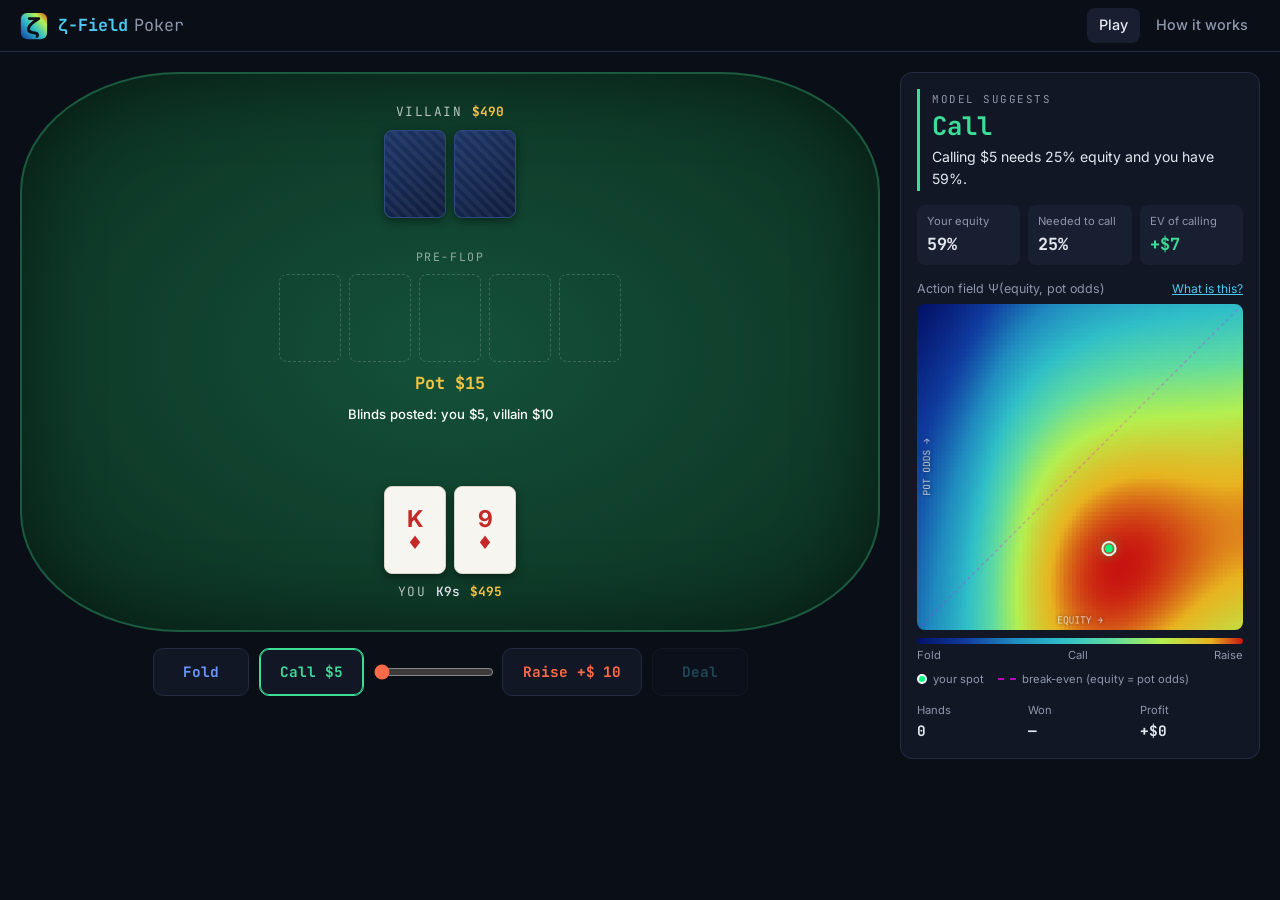
<file: portfolio/index.html>
<!DOCTYPE html>
<html lang="en">

<head>
  <meta charset="UTF-8">
  <meta name="viewport" content="width=device-width, initial-scale=1.0">
  <title>ζ-Field Poker</title>
  <meta name="description"
    content="Play heads-up Texas Hold'em against an AI while a Monte Carlo model reads every decision and suggests your move.">
  <link rel="preconnect" href="https://fonts.googleapis.com">
  <link
    href="https://fonts.googleapis.com/css2?family=Inter:wght@400;500;600;700&family=JetBrains+Mono:wght@400;500;700&display=swap"
    rel="stylesheet">
  <link rel="icon" href="logo.svg" type="image/svg+xml">
  <link rel="stylesheet" href="style.css?v=8">
</head>

<body class="page-play">
  <header class="topbar">
    <a class="brand" href="index.html"><img src="logo.svg" alt="" width="28" height="28">ζ-Field <span>Poker</span></a>
    <nav>
      <a href="index.html" aria-current="page">Play</a>
      <a href="how-it-works.html">How it works</a>
    </nav>
  </header>

  <main class="play">
    <!-- Table + controls -->
    <section class="table-col" aria-label="Poker table">
      <div class="felt">
        <div class="seat villain">
          <div class="seat-head">
            <span class="seat-name">Villain</span>
            <span class="stack" id="opp-stack">$500</span>
          </div>
          <div class="cards" id="opp-cards"></div>
        </div>

        <div class="board">
          <div class="street" id="street-label">&nbsp;</div>
          <div class="cards" id="community-cards"></div>
          <div class="pot" id="pot-display">Pot $0</div>
          <ol class="log" id="action-log" aria-live="polite"></ol>
        </div>

        <div class="seat hero">
          <div class="cards" id="hero-cards"></div>
          <div class="seat-head">
            <span class="seat-name">You</span>
            <span class="hand-name" id="hand-name"></span>
            <span class="stack" id="hero-stack">$500</span>
          </div>
        </div>
      </div>

      <div class="controls">
        <button class="btn fold" id="btn-fold">Fold</button>
        <button class="btn call" id="btn-call">Check</button>
        <div class="raise">
          <input type="range" id="raise-slider" min="10" max="490" value="30" aria-label="Bet or raise amount">
          <button class="btn raise" id="btn-raise"><span id="raise-label">Bet $</span><span id="raise-val">30</span></button>
        </div>
        <button class="btn deal" id="btn-deal">Deal</button>
      </div>
    </section>

    <!-- Model read-out -->
    <aside class="advisor" aria-label="Model analysis">
      <div class="advice" id="advice">
        <div class="eyebrow">Model suggests</div>
        <div class="action" id="rec-action">—</div>
        <p class="reason" id="rec-reason">Deal a hand to get the model's read.</p>
      </div>

      <dl class="numbers">
        <div>
          <dt>Your equity</dt>
          <dd id="stat-equity">—</dd>
        </div>
        <div>
          <dt>Needed to call</dt>
          <dd id="stat-potodds">—</dd>
        </div>
        <div>
          <dt>EV of calling</dt>
          <dd id="stat-ev">—</dd>
        </div>
      </dl>

      <figure class="field">
        <figcaption>
          <span>Action field Ψ(equity, pot odds)</span>
          <a href="how-it-works.html#field">What is this?</a>
        </figcaption>
        <canvas id="field-canvas" width="400" height="400"></canvas>
        <div class="field-legend">
          <div class="ramp" aria-hidden="true"></div>
          <div class="ramp-labels"><span>Fold</span><span>Call</span><span>Raise</span></div>
          <div class="keys">
            <span><i class="key-dot"></i>your spot</span>
            <span><i class="key-dash"></i>break-even (equity = pot odds)</span>
          </div>
        </div>
      </figure>

      <dl class="session">
        <div>
          <dt>Hands</dt>
          <dd id="stat-hands">0</dd>
        </div>
        <div>
          <dt>Won</dt>
          <dd id="stat-won">—</dd>
        </div>
        <div>
          <dt>Profit</dt>
          <dd id="stat-profit">$0</dd>
        </div>
      </dl>
    </aside>
  </main>

  <script type="module" src="poker/ui.js?v=7"></script>
</body>

</html>
</file>
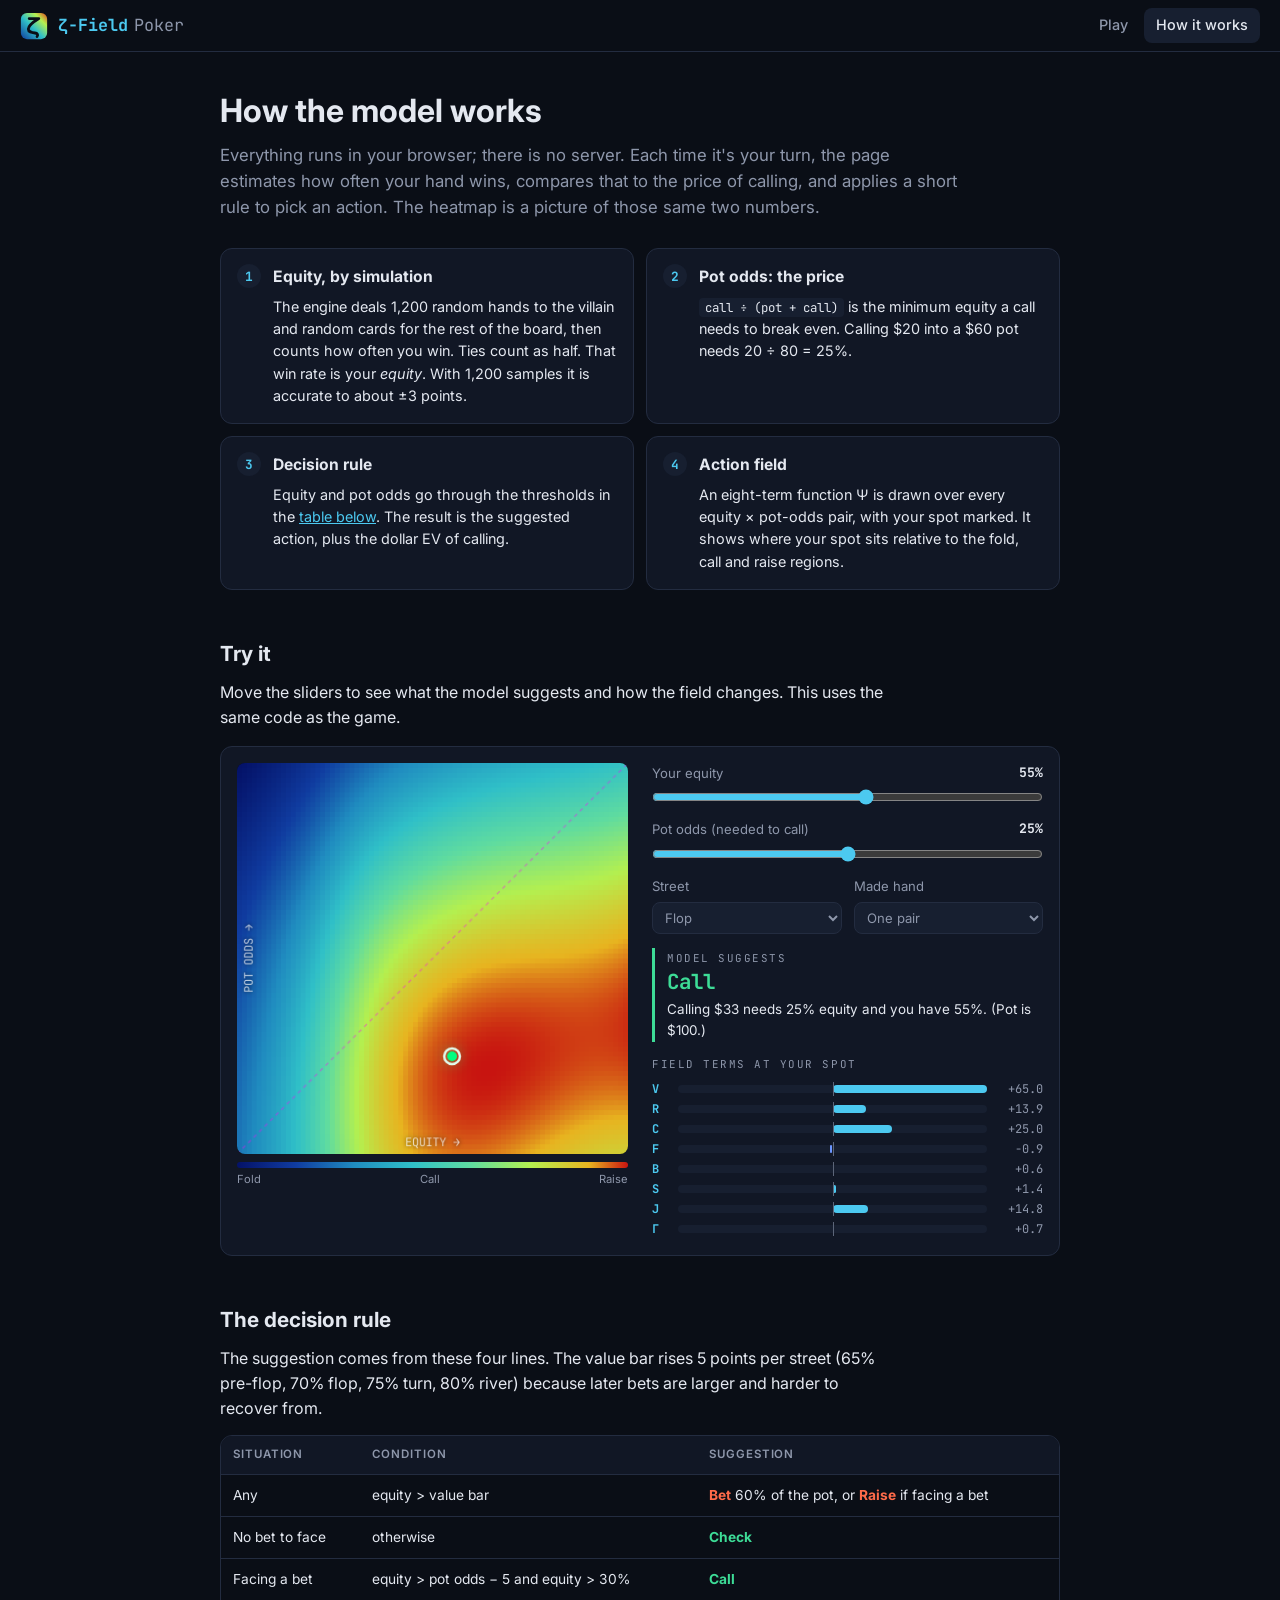
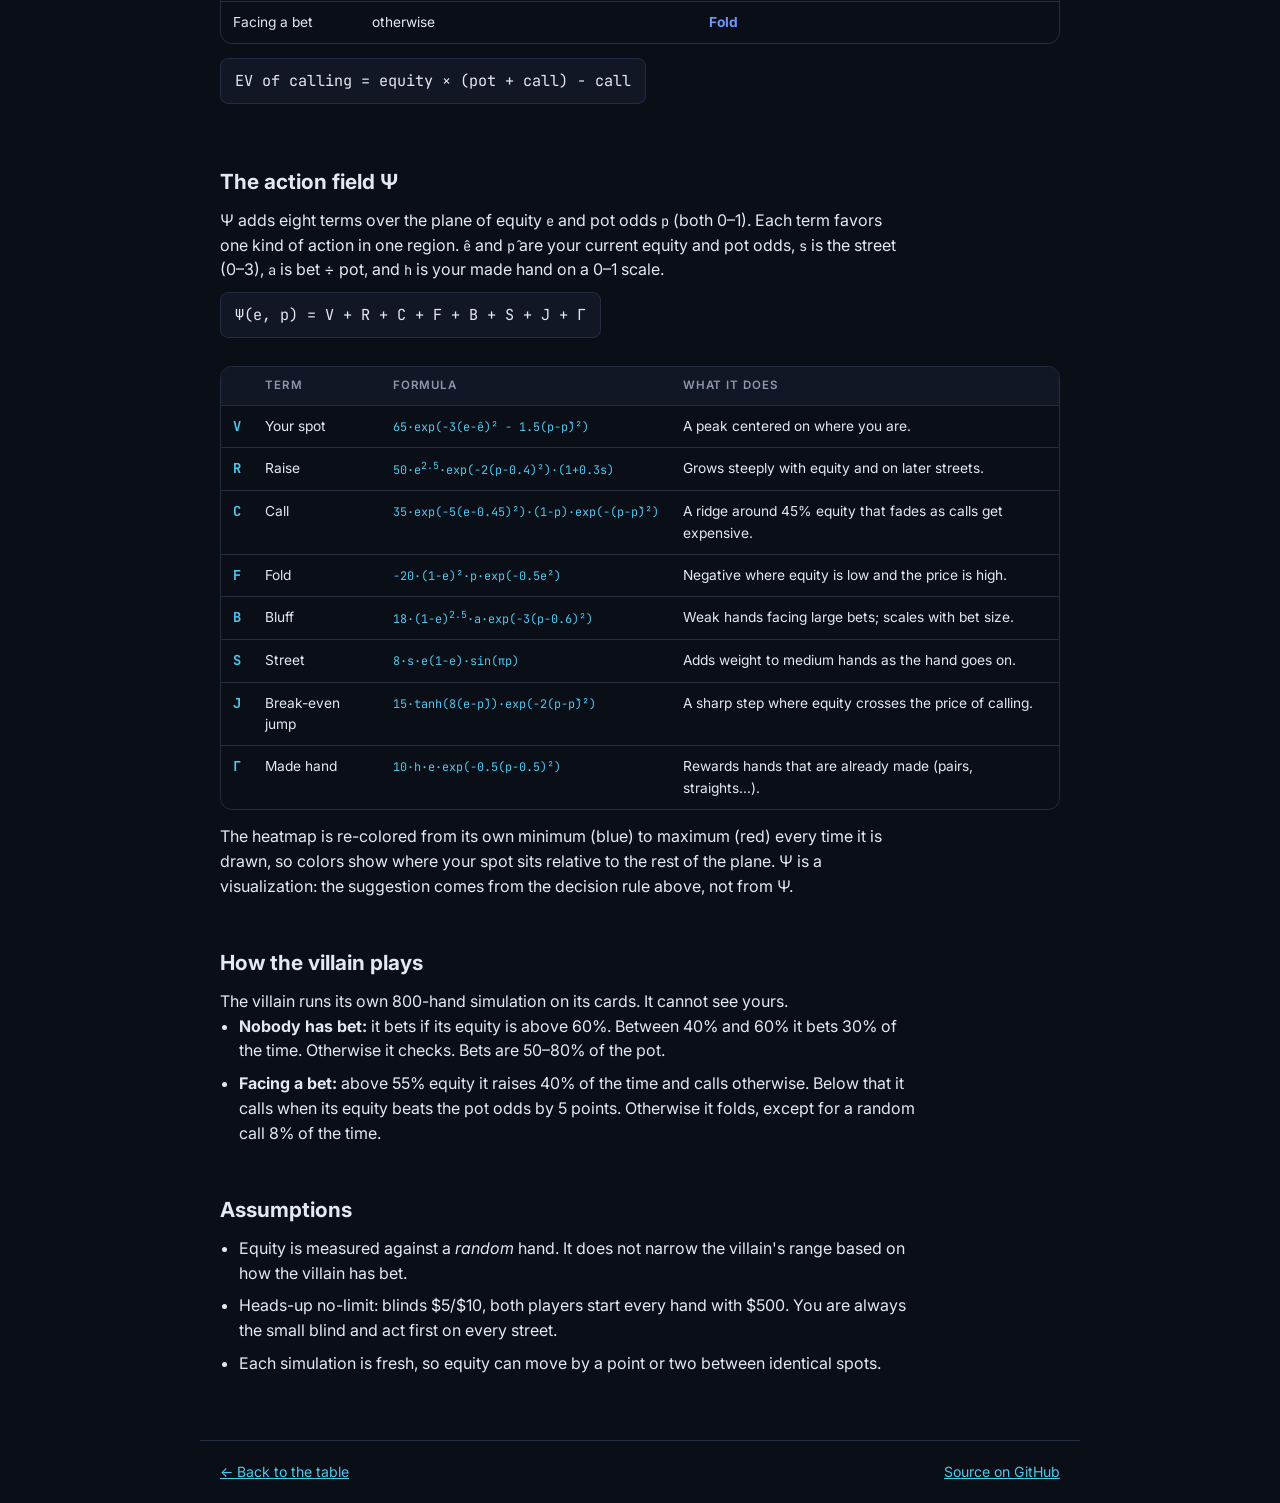
<file: portfolio/how-it-works.html>
<!DOCTYPE html>
<html lang="en">

<head>
  <meta charset="UTF-8">
  <meta name="viewport" content="width=device-width, initial-scale=1.0">
  <title>How It Works — ζ-Field Poker</title>
  <meta name="description"
    content="How the ζ-Field poker model reads a hand: Monte Carlo equity, pot odds, a decision rule, and the action-field heatmap.">
  <link rel="preconnect" href="https://fonts.googleapis.com">
  <link
    href="https://fonts.googleapis.com/css2?family=Inter:wght@400;500;600;700&family=JetBrains+Mono:wght@400;500;700&display=swap"
    rel="stylesheet">
  <link rel="icon" href="logo.svg" type="image/svg+xml">
  <link rel="stylesheet" href="style.css?v=8">
</head>

<body class="page-doc">
  <header class="topbar">
    <a class="brand" href="index.html"><img src="logo.svg" alt="" width="28" height="28">ζ-Field <span>Poker</span></a>
    <nav>
      <a href="index.html">Play</a>
      <a href="how-it-works.html" aria-current="page">How it works</a>
    </nav>
  </header>

  <main class="doc">
    <h1>How the model works</h1>
    <p class="lede">Everything runs in your browser; there is no server. Each time it's your turn, the page
      estimates how often your hand wins, compares that to the price of calling, and applies a short rule to pick an
      action. The heatmap is a picture of those same two numbers.</p>

    <ol class="steps">
      <li>
        <h3>Equity, by simulation</h3>
        <p>The engine deals 1,200 random hands to the villain and random cards for the rest of the board, then counts how
          often you win. Ties count as half. That win rate is your <em>equity</em>. With 1,200 samples it is accurate to
          about ±3 points.</p>
      </li>
      <li>
        <h3>Pot odds: the price</h3>
        <p><code>call ÷ (pot + call)</code> is the minimum equity a call needs to break even. Calling $20 into a $60 pot
          needs 20 ÷ 80 = 25%.</p>
      </li>
      <li>
        <h3>Decision rule</h3>
        <p>Equity and pot odds go through the thresholds in the <a href="#rules">table below</a>. The result is the
          suggested action, plus the dollar EV of calling.</p>
      </li>
      <li>
        <h3>Action field</h3>
        <p>An eight-term function Ψ is drawn over every equity × pot-odds pair, with your spot marked. It shows where
          your spot sits relative to the fold, call and raise regions.</p>
      </li>
    </ol>

    <section id="explore" class="explore">
      <h2>Try it</h2>
      <p>Move the sliders to see what the model suggests and how the field changes. This uses the same code as the
        game.</p>
      <div class="explore-grid">
        <div class="explore-canvas">
          <canvas id="explore-canvas" width="400" height="400"></canvas>
          <div class="field-legend">
            <div class="ramp" aria-hidden="true"></div>
            <div class="ramp-labels"><span>Fold</span><span>Call</span><span>Raise</span></div>
          </div>
        </div>
        <div class="explore-side">
          <label class="ctl">
            <span>Your equity <output id="o-eq">55%</output></span>
            <input type="range" id="x-eq" min="0" max="100" value="55">
          </label>
          <label class="ctl">
            <span>Pot odds (needed to call) <output id="o-po">25%</output></span>
            <input type="range" id="x-po" min="0" max="50" value="25">
          </label>
          <div class="ctl-row">
            <label class="ctl">
              <span>Street</span>
              <select id="x-street">
                <option value="0">Pre-flop</option>
                <option value="1" selected>Flop</option>
                <option value="2">Turn</option>
                <option value="3">River</option>
              </select>
            </label>
            <label class="ctl">
              <span>Made hand</span>
              <select id="x-hand">
                <option value="0">High card</option>
                <option value="1" selected>One pair</option>
                <option value="2">Two pair</option>
                <option value="3">Three of a kind</option>
                <option value="4">Straight</option>
                <option value="5">Flush</option>
                <option value="6">Full house</option>
                <option value="7">Four of a kind</option>
                <option value="8">Straight flush</option>
              </select>
            </label>
          </div>

          <div class="advice compact" id="x-advice">
            <div class="eyebrow">Model suggests</div>
            <div class="action" id="x-action">—</div>
            <p class="reason" id="x-reason"></p>
          </div>

          <div class="comp-bars">
            <div class="eyebrow">Field terms at your spot</div>
            <div id="x-bars"></div>
          </div>
        </div>
      </div>
    </section>

    <section id="rules">
      <h2>The decision rule</h2>
      <p>The suggestion comes from these four lines. The value bar rises 5 points per street (65% pre-flop, 70% flop,
        75% turn, 80% river) because later bets are larger and harder to recover from.</p>
      <div class="table-wrap">
        <table>
          <thead>
            <tr>
              <th>Situation</th>
              <th>Condition</th>
              <th>Suggestion</th>
            </tr>
          </thead>
          <tbody>
            <tr>
              <td>Any</td>
              <td>equity &gt; value bar</td>
              <td><b class="t-raise">Bet</b> 60% of the pot, or <b class="t-raise">Raise</b> if facing a bet</td>
            </tr>
            <tr>
              <td>No bet to face</td>
              <td>otherwise</td>
              <td><b class="t-call">Check</b></td>
            </tr>
            <tr>
              <td>Facing a bet</td>
              <td>equity &gt; pot odds − 5 and equity &gt; 30%</td>
              <td><b class="t-call">Call</b></td>
            </tr>
            <tr>
              <td>Facing a bet</td>
              <td>otherwise</td>
              <td><b class="t-fold">Fold</b></td>
            </tr>
          </tbody>
        </table>
      </div>
      <p class="formula">EV of calling = equity × (pot + call) − call</p>
    </section>

    <section id="field">
      <h2>The action field Ψ</h2>
      <p>Ψ adds eight terms over the plane of equity <var>e</var> and pot odds <var>p</var> (both 0–1). Each term
        favors one kind of action in one region. <var>ê</var> and <var>p̂</var> are your current equity and pot odds,
        <var>s</var> is the street (0–3), <var>a</var> is bet ÷ pot, and <var>h</var> is your made hand on a 0–1 scale.
      </p>
      <p class="formula">Ψ(e, p) = V + R + C + F + B + S + J + Γ</p>
      <div class="table-wrap">
        <table class="terms">
          <thead>
            <tr>
              <th></th>
              <th>Term</th>
              <th>Formula</th>
              <th>What it does</th>
            </tr>
          </thead>
          <tbody>
            <tr>
              <td class="sym">V</td>
              <td>Your spot</td>
              <td><code>65·exp(−3(e−ê)² − 1.5(p−p̂)²)</code></td>
              <td>A peak centered on where you are.</td>
            </tr>
            <tr>
              <td class="sym">R</td>
              <td>Raise</td>
              <td><code>50·e<sup>2.5</sup>·exp(−2(p−0.4)²)·(1+0.3s)</code></td>
              <td>Grows steeply with equity and on later streets.</td>
            </tr>
            <tr>
              <td class="sym">C</td>
              <td>Call</td>
              <td><code>35·exp(−5(e−0.45)²)·(1−p)·exp(−(p−p̂)²)</code></td>
              <td>A ridge around 45% equity that fades as calls get expensive.</td>
            </tr>
            <tr>
              <td class="sym">F</td>
              <td>Fold</td>
              <td><code>−20·(1−e)²·p·exp(−0.5e²)</code></td>
              <td>Negative where equity is low and the price is high.</td>
            </tr>
            <tr>
              <td class="sym">B</td>
              <td>Bluff</td>
              <td><code>18·(1−e)<sup>2.5</sup>·a·exp(−3(p−0.6)²)</code></td>
              <td>Weak hands facing large bets; scales with bet size.</td>
            </tr>
            <tr>
              <td class="sym">S</td>
              <td>Street</td>
              <td><code>8·s·e(1−e)·sin(πp)</code></td>
              <td>Adds weight to medium hands as the hand goes on.</td>
            </tr>
            <tr>
              <td class="sym">J</td>
              <td>Break-even jump</td>
              <td><code>15·tanh(8(e−p̂))·exp(−2(p−p̂)²)</code></td>
              <td>A sharp step where equity crosses the price of calling.</td>
            </tr>
            <tr>
              <td class="sym">Γ</td>
              <td>Made hand</td>
              <td><code>10·h·e·exp(−0.5(p−0.5)²)</code></td>
              <td>Rewards hands that are already made (pairs, straights…).</td>
            </tr>
          </tbody>
        </table>
      </div>
      <p>The heatmap is re-colored from its own minimum (blue) to maximum (red) every time it is drawn, so colors show
        where your spot sits relative to the rest of the plane. Ψ is a visualization: the suggestion comes from the
        decision rule above, not from Ψ.</p>
    </section>

    <section id="villain">
      <h2>How the villain plays</h2>
      <p>The villain runs its own 800-hand simulation on its cards. It cannot see yours.</p>
      <ul>
        <li><b>Nobody has bet:</b> it bets if its equity is above 60%. Between 40% and 60% it bets 30% of the time.
          Otherwise it checks. Bets are 50–80% of the pot.</li>
        <li><b>Facing a bet:</b> above 55% equity it raises 40% of the time and calls otherwise. Below that it calls
          when its equity beats the pot odds by 5 points. Otherwise it folds, except for a random call 8% of the
          time.</li>
      </ul>
    </section>

    <section id="assumptions">
      <h2>Assumptions</h2>
      <ul>
        <li>Equity is measured against a <em>random</em> hand. It does not narrow the villain's range based on how the
          villain has bet.</li>
        <li>Heads-up no-limit: blinds $5/$10, both players start every hand with $500. You are always the small blind
          and act first on every street.</li>
        <li>Each simulation is fresh, so equity can move by a point or two between identical spots.</li>
      </ul>
    </section>
  </main>

  <footer class="doc-foot">
    <a href="index.html">← Back to the table</a>
    <a href="https://github.com/zhandolia/zeta-engine">Source on GitHub</a>
  </footer>

  <script type="module" src="poker/explore.js?v=7"></script>
</body>

</html>
</file>
<file: portfolio/style.css>
/* ═══════════════════════════════════════════════════════════
   ζ-Field Poker — styles for Play (index.html) and How it works
   ═══════════════════════════════════════════════════════════ */

*,
*::before,
*::after {
  box-sizing: border-box;
  margin: 0;
  padding: 0;
}

:root {
  --bg: #0a0e16;
  --surface: #111725;
  --surface-2: #171f30;
  --border: #232c40;
  --text: #e4e8f0;
  --muted: #8e97ab;
  --faint: #5c6578;
  --accent: #4cc9f0;

  /* action colors — match the heatmap (blue = fold, green = call, red = raise) */
  --fold: #6b95ff;
  --call: #3ddc97;
  --raise: #ff6b4a;
  --gold: #f5c542;

  --felt: #0f3d2a;
  --felt-edge: #1b5a3e;

  --mono: 'JetBrains Mono', ui-monospace, monospace;
  --sans: 'Inter', system-ui, sans-serif;
  --radius: 12px;
  --topbar-h: 52px;

  --ramp: linear-gradient(90deg,
      rgb(4, 18, 104) 0%, rgb(16, 60, 160) 15%, rgb(32, 140, 192) 30%, rgb(48, 192, 200) 45%,
      rgb(96, 220, 160) 60%, rgb(180, 240, 80) 75%, rgb(232, 180, 32) 90%, rgb(200, 20, 16) 100%);
}

html {
  background: var(--bg);
}

body {
  font-family: var(--sans);
  background: var(--bg);
  color: var(--text);
  line-height: 1.55;
  -webkit-font-smoothing: antialiased;
}

a {
  color: var(--accent);
}

button,
input,
select {
  font: inherit;
  color: inherit;
}

/* ── Top bar ── */
.topbar {
  height: var(--topbar-h);
  display: flex;
  align-items: center;
  justify-content: space-between;
  padding: 0 20px;
  border-bottom: 1px solid var(--border);
  background: var(--bg);
  position: sticky;
  top: 0;
  z-index: 10;
}

.brand {
  font-family: var(--mono);
  font-weight: 700;
  font-size: 1.05rem;
  color: var(--accent);
  text-decoration: none;
  display: flex;
  align-items: center;
  gap: 10px;
}

.brand img {
  display: block;
}

.brand span {
  margin-left: -4px;
  color: var(--muted);
  font-weight: 400;
}

.topbar nav {
  display: flex;
  gap: 4px;
}

.topbar nav a {
  color: var(--muted);
  text-decoration: none;
  font-size: 0.9rem;
  font-weight: 500;
  padding: 6px 12px;
  border-radius: 8px;
}

.topbar nav a:hover {
  color: var(--text);
  background: var(--surface);
}

.topbar nav a[aria-current="page"] {
  color: var(--text);
  background: var(--surface-2);
}

/* ═══════════════════════════════════════════
   PLAY PAGE
   ═══════════════════════════════════════════ */
.play {
  display: grid;
  grid-template-columns: minmax(0, 1fr) 360px;
  gap: 20px;
  max-width: 1280px;
  margin: 0 auto;
  padding: 20px;
  min-height: calc(100vh - var(--topbar-h));
  align-items: start;
}

.table-col {
  display: flex;
  flex-direction: column;
  gap: 16px;
}

/* Felt */
.felt {
  background: radial-gradient(ellipse at center, #14513a 0%, var(--felt) 60%, #0a2b1e 100%);
  border: 2px solid var(--felt-edge);
  border-radius: 160px / 120px;
  padding: 28px 24px;
  min-height: min(560px, calc(100vh - var(--topbar-h) - 130px));
  display: flex;
  flex-direction: column;
  justify-content: space-between;
  align-items: center;
  gap: 16px;
  box-shadow: inset 0 0 80px rgba(0, 0, 0, 0.45);
}

.seat {
  display: flex;
  flex-direction: column;
  align-items: center;
  gap: 8px;
}

.seat-head {
  display: flex;
  align-items: baseline;
  gap: 10px;
  font-family: var(--mono);
  font-size: 0.8rem;
}

.seat-name {
  text-transform: uppercase;
  letter-spacing: 0.12em;
  color: rgba(255, 255, 255, 0.7);
}

.hand-name {
  color: var(--text);
  font-weight: 500;
}

.stack {
  color: var(--gold);
  font-weight: 700;
}

.board {
  display: flex;
  flex-direction: column;
  align-items: center;
  gap: 8px;
}

.street {
  font-family: var(--mono);
  font-size: 0.72rem;
  text-transform: uppercase;
  letter-spacing: 0.14em;
  color: rgba(255, 255, 255, 0.55);
}

.pot {
  font-family: var(--mono);
  font-size: 1.05rem;
  font-weight: 700;
  color: var(--gold);
}

.log {
  list-style: none;
  text-align: center;
  font-size: 0.82rem;
  min-height: 3.9em;
  color: rgba(255, 255, 255, 0.45);
}

.log li:last-child {
  color: #fff;
  font-weight: 500;
}

/* Cards */
.cards {
  display: flex;
  gap: 8px;
  justify-content: center;
  min-height: 88px;
}

.card {
  width: 62px;
  height: 88px;
  border-radius: 8px;
  display: flex;
  flex-direction: column;
  align-items: center;
  justify-content: center;
  font-weight: 700;
  box-shadow: 0 3px 10px rgba(0, 0, 0, 0.45);
}

.card-face {
  background: #f7f5ef;
  border: 1px solid #d8d4c8;
}

.card-back {
  background:
    repeating-linear-gradient(45deg, rgba(255, 255, 255, 0.05) 0 4px, transparent 4px 8px),
    linear-gradient(145deg, #1d3566, #0f1d3d);
  border: 1px solid #2c4a85;
}

.card-slot {
  border: 1px dashed rgba(255, 255, 255, 0.18);
  box-shadow: none;
}

.card-rank {
  font-size: 1.45rem;
  line-height: 1;
}

.card-suit {
  font-size: 1.15rem;
  line-height: 1.1;
}

.card.red {
  color: #c62828;
}

.card.black {
  color: #1b1d27;
}

/* Controls */
.controls {
  display: flex;
  gap: 10px;
  align-items: center;
  justify-content: center;
  flex-wrap: wrap;
}

.btn {
  font-family: var(--mono);
  font-weight: 700;
  font-size: 0.9rem;
  padding: 12px 20px;
  border-radius: 10px;
  border: 1px solid var(--border);
  background: var(--surface);
  cursor: pointer;
  transition: background 0.15s, border-color 0.15s, box-shadow 0.15s;
  min-width: 96px;
}

.btn:disabled {
  opacity: 0.3;
  cursor: not-allowed;
}

.btn.fold {
  color: var(--fold);
}

.btn.call {
  color: var(--call);
}

.btn.raise {
  color: var(--raise);
}

.btn.deal {
  color: var(--accent);
}

.btn:not(:disabled):hover {
  background: var(--surface-2);
}

/* The button the model recommends gets a colored outline */
.btn.suggested {
  border-color: currentColor;
  box-shadow: 0 0 0 1px currentColor inset;
}

.raise {
  display: flex;
  align-items: center;
  gap: 8px;
}

#raise-slider {
  width: 120px;
  accent-color: var(--raise);
}

/* ── Advisor panel ── */
.advisor {
  background: var(--surface);
  border: 1px solid var(--border);
  border-radius: var(--radius);
  padding: 16px;
  display: flex;
  flex-direction: column;
  gap: 14px;
  position: sticky;
  top: calc(var(--topbar-h) + 20px);
}

.eyebrow {
  font-family: var(--mono);
  font-size: 0.68rem;
  text-transform: uppercase;
  letter-spacing: 0.14em;
  color: var(--muted);
}

.advice {
  --tone: var(--text);
  border-left: 3px solid var(--tone);
  padding: 2px 0 2px 12px;
}

.advice[data-tone="fold"] {
  --tone: var(--fold);
}

.advice[data-tone="call"] {
  --tone: var(--call);
}

.advice[data-tone="raise"] {
  --tone: var(--raise);
}

.advice[data-tone="neutral"] {
  --tone: var(--gold);
}

.advice .action {
  font-family: var(--mono);
  font-size: 1.6rem;
  font-weight: 700;
  color: var(--tone);
  line-height: 1.25;
  margin: 2px 0 4px;
}

.advice .reason {
  font-size: 0.88rem;
  color: var(--text);
  min-height: 2.7em;
}

.numbers,
.session {
  display: grid;
  grid-template-columns: repeat(3, 1fr);
  gap: 8px;
}

.numbers>div,
.session>div {
  background: var(--surface-2);
  border-radius: 8px;
  padding: 8px 10px;
}

dt {
  font-size: 0.7rem;
  color: var(--muted);
}

dd {
  font-family: var(--mono);
  font-weight: 700;
  font-size: 1.05rem;
}

dd[data-tone="good"] {
  color: var(--call);
}

dd[data-tone="bad"] {
  color: var(--raise);
}

.session>div {
  background: transparent;
  padding: 0;
}

.session dd {
  font-size: 0.9rem;
}

/* Heatmap */
.field figcaption {
  display: flex;
  justify-content: space-between;
  align-items: baseline;
  font-size: 0.78rem;
  color: var(--muted);
  margin-bottom: 6px;
}

.field figcaption a {
  font-size: 0.75rem;
}

#field-canvas,
#explore-canvas {
  width: 100%;
  aspect-ratio: 1;
  display: block;
  border-radius: 8px;
  background: #060a14;
}

.field-legend {
  margin-top: 8px;
}

.ramp {
  height: 6px;
  border-radius: 3px;
  background: var(--ramp);
}

.ramp-labels {
  display: flex;
  justify-content: space-between;
  font-size: 0.7rem;
  color: var(--muted);
  margin-top: 3px;
}

.keys {
  display: flex;
  flex-wrap: wrap;
  gap: 4px 14px;
  font-size: 0.7rem;
  color: var(--muted);
  margin-top: 6px;
}

.keys span {
  display: inline-flex;
  align-items: center;
  gap: 6px;
}

.key-dot {
  width: 10px;
  height: 10px;
  border-radius: 50%;
  background: #00ff80;
  border: 2px solid #fff;
}

.key-dash {
  width: 18px;
  border-top: 2px dashed rgba(255, 0, 255, 0.7);
}

/* ═══════════════════════════════════════════
   HOW IT WORKS PAGE
   ═══════════════════════════════════════════ */
.doc {
  max-width: 880px;
  margin: 0 auto;
  padding: 40px 20px 24px;
}

.doc h1 {
  font-size: 2rem;
  line-height: 1.2;
  margin-bottom: 12px;
}

.doc h2 {
  font-size: 1.3rem;
  margin-bottom: 10px;
}

.doc h3 {
  font-size: 0.98rem;
  margin-bottom: 6px;
}

.doc section {
  margin-top: 48px;
  scroll-margin-top: calc(var(--topbar-h) + 16px);
}

.doc p,
.doc li {
  color: var(--text);
  max-width: 68ch;
}

.doc p+p {
  margin-top: 10px;
}

.doc ul {
  padding-left: 1.2em;
  display: grid;
  gap: 8px;
}

.lede {
  font-size: 1.05rem;
  color: var(--muted) !important;
}

code,
var {
  font-family: var(--mono);
  font-size: 0.86em;
  font-style: normal;
}

p>code {
  background: var(--surface-2);
  padding: 1px 6px;
  border-radius: 4px;
}

.steps {
  list-style: none;
  counter-reset: step;
  display: grid;
  grid-template-columns: repeat(2, 1fr);
  gap: 12px;
  margin-top: 28px;
}

.steps li {
  counter-increment: step;
  background: var(--surface);
  border: 1px solid var(--border);
  border-radius: var(--radius);
  padding: 16px 16px 16px 52px;
  position: relative;
  font-size: 0.9rem;
}

.steps li::before {
  content: counter(step);
  position: absolute;
  left: 16px;
  top: 15px;
  width: 24px;
  height: 24px;
  border-radius: 50%;
  background: var(--surface-2);
  color: var(--accent);
  font-family: var(--mono);
  font-weight: 700;
  font-size: 0.8rem;
  display: grid;
  place-items: center;
}

/* Explorer */
.explore-grid {
  display: grid;
  grid-template-columns: minmax(0, 1fr) minmax(0, 1fr);
  gap: 24px;
  margin-top: 16px;
  background: var(--surface);
  border: 1px solid var(--border);
  border-radius: var(--radius);
  padding: 16px;
}

.explore-side {
  display: flex;
  flex-direction: column;
  gap: 14px;
}

.ctl {
  display: flex;
  flex-direction: column;
  gap: 6px;
  font-size: 0.82rem;
  color: var(--muted);
  flex: 1;
}

.ctl span {
  display: flex;
  justify-content: space-between;
}

.ctl output {
  font-family: var(--mono);
  color: var(--text);
  font-weight: 700;
}

.ctl input[type="range"] {
  width: 100%;
  accent-color: var(--accent);
}

.ctl select {
  background: var(--surface-2);
  border: 1px solid var(--border);
  border-radius: 8px;
  padding: 6px 8px;
}

.ctl-row {
  display: flex;
  gap: 12px;
}

.advice.compact .action {
  font-size: 1.3rem;
}

.advice.compact .reason {
  font-size: 0.84rem;
  min-height: 0;
}

.comp-bars .eyebrow {
  margin-bottom: 6px;
}

.bar-row {
  display: grid;
  grid-template-columns: 18px 1fr 48px;
  align-items: center;
  gap: 8px;
  font-family: var(--mono);
  font-size: 0.75rem;
  height: 20px;
}

.bar-sym {
  color: var(--accent);
  font-weight: 700;
}

.bar-track {
  position: relative;
  height: 8px;
  background: var(--surface-2);
  border-radius: 4px;
}

.bar-track::after {
  content: '';
  position: absolute;
  left: 50%;
  top: -3px;
  bottom: -3px;
  width: 1px;
  background: var(--faint);
}

.bar {
  position: absolute;
  top: 0;
  bottom: 0;
  border-radius: 4px;
  background: var(--accent);
}

.bar.neg {
  background: var(--fold);
}

.bar-val {
  text-align: right;
  color: var(--muted);
}

/* Tables */
.table-wrap {
  overflow-x: auto;
  margin-top: 14px;
  border: 1px solid var(--border);
  border-radius: var(--radius);
}

.table-wrap+p {
  margin-top: 14px;
}

table {
  width: 100%;
  border-collapse: collapse;
  font-size: 0.86rem;
}

th,
td {
  text-align: left;
  padding: 10px 12px;
  border-bottom: 1px solid var(--border);
  vertical-align: top;
}

th {
  font-size: 0.72rem;
  font-weight: 600;
  text-transform: uppercase;
  letter-spacing: 0.08em;
  color: var(--muted);
  background: var(--surface);
}

tr:last-child td {
  border-bottom: 0;
}

.terms code {
  white-space: nowrap;
  color: var(--accent);
}

.sym {
  font-family: var(--mono);
  font-weight: 700;
  color: var(--accent);
}

.t-fold {
  color: var(--fold);
}

.t-call {
  color: var(--call);
}

.t-raise {
  color: var(--raise);
}

.formula {
  font-family: var(--mono);
  font-size: 0.95rem;
  background: var(--surface);
  border: 1px solid var(--border);
  border-radius: 8px;
  padding: 10px 14px;
  margin: 14px 0;
  display: inline-block;
}

.doc-foot {
  max-width: 880px;
  margin: 40px auto 0;
  padding: 20px;
  border-top: 1px solid var(--border);
  display: flex;
  justify-content: space-between;
  font-size: 0.88rem;
}

/* ═══════════════════════════════════════════
   RESPONSIVE
   ═══════════════════════════════════════════ */
@media (max-width: 960px) {
  .play {
    grid-template-columns: minmax(0, 1fr);
  }

  .advisor {
    position: static;
  }

  .felt {
    min-height: 0;
  }

  .field {
    max-width: 420px;
    width: 100%;
    margin: 0 auto;
  }
}

@media (max-width: 720px) {
  .steps {
    grid-template-columns: 1fr;
  }

  .explore-grid {
    grid-template-columns: minmax(0, 1fr);
  }
}

@media (max-width: 560px) {
  .topbar {
    padding: 0 16px;
  }

  .topbar nav a {
    padding: 6px 8px;
  }

  .play {
    padding: 12px 16px;
    gap: 14px;
  }

  .felt {
    border-radius: 28px;
    padding: 18px 10px;
    gap: 12px;
  }

  .cards {
    gap: 5px;
    min-height: 64px;
  }

  .card {
    width: 46px;
    height: 64px;
  }

  .card-rank {
    font-size: 1.1rem;
  }

  .card-suit {
    font-size: 0.9rem;
  }

  .controls {
    display: grid;
    grid-template-columns: 1fr 1fr;
  }

  .btn {
    min-width: 0;
    padding: 12px 10px;
  }

  .raise {
    grid-column: 1 / -1;
    order: 3;
  }

  .raise #raise-slider {
    flex: 1;
  }

  .btn.deal {
    grid-column: 1 / -1;
    order: 4;
  }

  .doc h1 {
    font-size: 1.6rem;
  }

  .ctl-row {
    flex-direction: column;
  }
}
</file>
